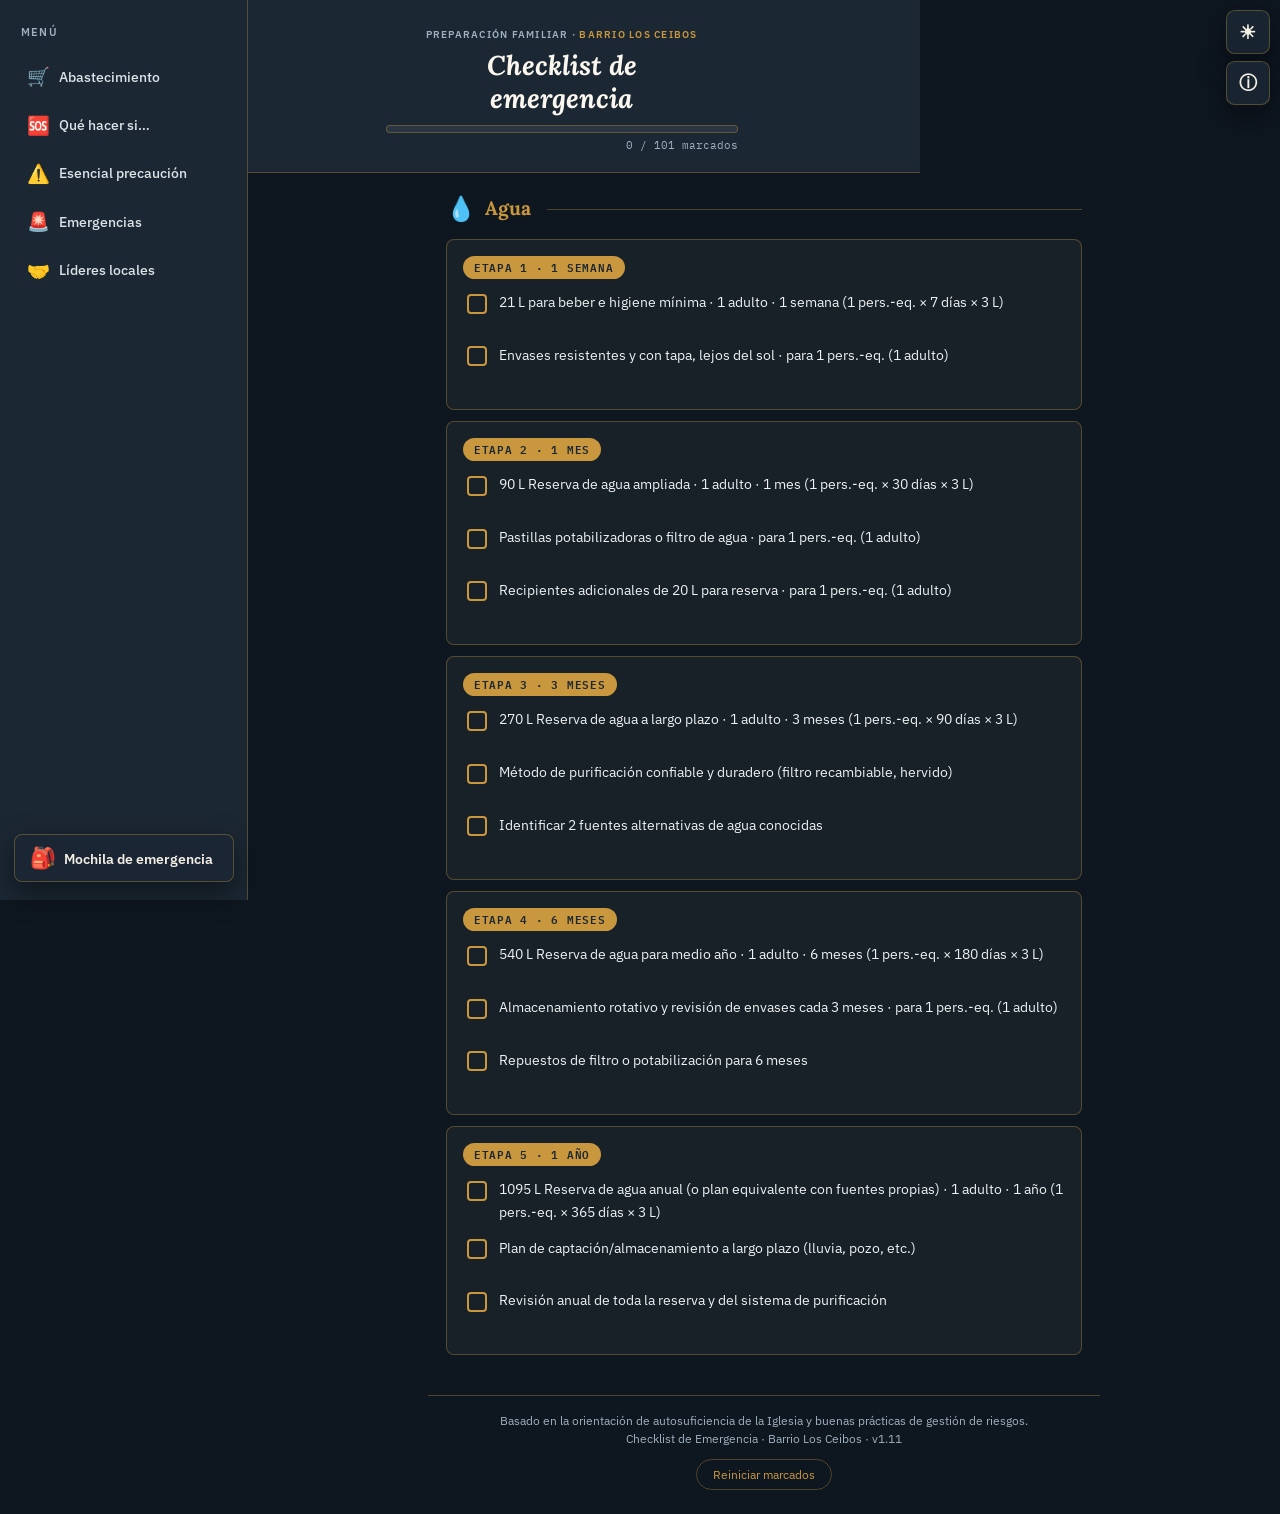
<file: index.html>
<!DOCTYPE html>
<html lang="es">
<head>
<meta charset="UTF-8">
<meta name="viewport" content="width=device-width, initial-scale=1, viewport-fit=cover">
<title>Checklist de emergencia — Barrio Los Ceibos</title>
<meta name="description" content="Checklist de preparación para emergencias del Barrio Los Ceibos: etapas, botiquín, contactos, abastecimiento y qué hacer si…">
<meta http-equiv="Cache-Control" content="no-cache, no-store, must-revalidate">
<meta http-equiv="Pragma" content="no-cache">
<meta name="theme-color" content="#1B2733" id="metaThemeColor">

<meta property="og:type" content="website">
<meta property="og:locale" content="es_UY">
<meta property="og:title" content="Checklist de emergencia — Barrio Los Ceibos">
<meta property="og:description" content="Guía interactiva de preparación familiar: checklist por etapas, contactos útiles y qué hacer ante emergencias.">
<meta property="og:image" content="./icons/icon-512.png">
<meta name="twitter:card" content="summary">
<meta name="twitter:title" content="Checklist de emergencia — Barrio Los Ceibos">
<meta name="twitter:description" content="Guía interactiva de preparación familiar para emergencias.">
<meta name="twitter:image" content="./icons/icon-512.png">

<link rel="manifest" href="./manifest.json">
<link rel="icon" href="./icons/icon-192.png">
<link rel="apple-touch-icon" href="./icons/apple-touch-icon-180.png" sizes="180x180">
<meta name="apple-mobile-web-app-capable" content="yes">
<meta name="apple-mobile-web-app-status-bar-style" content="black-translucent">
<meta name="apple-mobile-web-app-title" content="Emergencia">

<script>
(function () {
  try {
    var t = localStorage.getItem("checklistTheme");
    document.documentElement.setAttribute("data-theme", t === "light" ? "light" : "dark");
  } catch (e) {
    document.documentElement.setAttribute("data-theme", "dark");
  }
})();
</script>

<link rel="preconnect" href="https://fonts.googleapis.com">
<link rel="preconnect" href="https://fonts.gstatic.com" crossorigin>
<link href="https://fonts.googleapis.com/css2?family=Lora:ital,wght@0,600;0,700;1,500&family=IBM+Plex+Sans:wght@400;500;600;700&family=IBM+Plex+Mono:wght@500;600&display=swap" rel="stylesheet">
<link rel="stylesheet" href="./styles.css?v=39">
</head>
<body>

<button type="button" class="menu-toggle" id="menuToggle" aria-controls="sideNav" aria-expanded="false" aria-label="Abrir menú de categorías">
  <span></span><span></span><span></span>
</button>

<button type="button" class="bag-quick-toggle" id="bagNavBtn" aria-controls="bagDrawer" aria-expanded="false" aria-label="Abrir mochila de emergencia">
  <span class="emoji" aria-hidden="true">🎒</span>
  <span class="bag-quick-label">Mochila de emergencia</span>
</button>

<div class="top-actions">
  <button type="button" class="theme-toggle" id="themeToggle" aria-label="Cambiar a modo claro">
    <span class="theme-icon theme-icon-sun" aria-hidden="true">☀</span>
    <span class="theme-icon theme-icon-moon" aria-hidden="true">☾</span>
  </button>
  <button type="button" class="info-toggle" id="infoToggle" aria-controls="infoPanel" aria-expanded="false" aria-label="Abrir info y ajustes">ⓘ</button>
</div>

<div class="nav-overlay" id="navOverlay" hidden></div>

<div class="side-nav-wrap" id="sideNavWrap">
  <nav class="side-nav" id="sideNav" aria-label="Menú principal">
    <p class="nav-label">Menú</p>
    <ul id="sideNavList"></ul>
  </nav>
</div>

<aside class="info-panel" id="infoPanel" hidden role="dialog" aria-labelledby="infoPanelTitle">
  <div class="info-panel-head">
    <h2 id="infoPanelTitle">Info y ajustes</h2>
    <button type="button" class="info-close" id="infoClose" aria-label="Cerrar">×</button>
  </div>
  <p id="infoIntro"></p>
  <div class="principle">
    <b id="infoPrincipleTitle"></b>
    <p id="infoPrinciple"></p>
  </div>
  <p class="info-hint" id="infoHouseholdHint"></p>
  <div class="font-controls-inline" role="group" aria-label="Ajustar tamaño de letra">
    <span class="font-label">Tamaño de letra</span>
    <button type="button" id="fontMinus" aria-label="Reducir tamaño de letra">−</button>
    <span class="pct" id="fontPct">100%</span>
    <button type="button" id="fontPlus" aria-label="Aumentar tamaño de letra">+</button>
  </div>
</aside>

<div class="app-content">
  <header class="hero">
    <div class="eyebrow" id="appEyebrow">Preparación familiar · <span class="tag">Barrio Los Ceibos</span></div>
    <h1 id="appTitle">Checklist de emergencia</h1>
    <div class="progress-wrap">
      <div class="progress-track"><div class="progress-fill" id="progressFill"></div></div>
      <div class="progress-label" id="progressLabel">0 / 0 marcados</div>
    </div>
  </header>

  <div class="install-banner" id="installBanner">
    Podés instalar esta guía en tu celular para usarla sin conexión.
    <button id="installBtn">Instalar</button>
  </div>

  <main id="checklist"></main>

  <footer>
    Basado en la orientación de autosuficiencia de la Iglesia y buenas prácticas de gestión de riesgos.
    <br>Checklist de Emergencia · Barrio Los Ceibos · v1.11
    <div><button class="reset" id="resetBtn">Reiniciar marcados</button></div>
  </footer>
</div>

<button type="button" class="bag-toggle" id="bagToggle" aria-controls="bagDrawer" aria-expanded="false" aria-label="Cerrar mochila de emergencia">
  <span class="bag-icon" aria-hidden="true">🎒</span>
</button>

<div class="bag-overlay" id="bagOverlay" hidden></div>

<aside class="bag-drawer" id="bagDrawer" role="dialog" aria-labelledby="bagDrawerTitle" aria-modal="false" hidden>
  <div class="bag-drawer-head">
    <h2 id="bagDrawerTitle">Mochila de emergencia</h2>
    <button type="button" class="bag-close" id="bagClose" aria-label="Cerrar mochila">×</button>
  </div>
  <p class="bag-intro">Categorías esenciales para tu preparación familiar</p>
  <nav aria-label="Categorías de la mochila de emergencia">
    <ul class="bag-nav-list" id="bagNavList" role="list"></ul>
  </nav>
</aside>

<div class="household-dock" id="householdDock">
  <div class="household-bar" id="householdBar" role="group" aria-label="Tamaño del hogar">
    <div class="household-row">
      <div class="stepper">
        <span class="stepper-label">Adultos</span>
        <div class="stepper-controls">
          <button type="button" id="adultMinus" aria-label="Menos adultos">−</button>
          <span class="stepper-value" id="adultCount">1</span>
          <button type="button" id="adultPlus" aria-label="Más adultos">+</button>
        </div>
      </div>
      <div class="stepper">
        <span class="stepper-label">Menores</span>
        <div class="stepper-controls">
          <button type="button" id="minorMinus" aria-label="Menos menores">−</button>
          <span class="stepper-value" id="minorCount">0</span>
          <button type="button" id="minorPlus" aria-label="Más menores">+</button>
        </div>
      </div>
    </div>
  </div>
  <button type="button" class="household-toggle" id="householdToggle" aria-controls="householdBar" aria-expanded="true" aria-label="Ocultar ajustes del hogar">
    <span class="household-toggle-icon" aria-hidden="true">👨‍👩‍👧‍👦</span>
  </button>
</div>

<script src="./data/ui.js?v=39"></script>
<script src="./data/checklist.js?v=39"></script>
<script src="./app.js?v=39"></script>

</body>
</html>
</file>
<file: styles.css>
/* Tema oscuro (default) */
:root,
html[data-theme="dark"]{
  --navy:#1B2733;
  --navy-deep:#0E1620;
  --gold:#C9973D;
  --paper:#F4EFE4;
  --muted:#9FB0BE;
  --line: rgba(201,151,61,0.35);
  --ok:#5C8A6B;
  --nav-width: 15.5rem;
  --bar-h: 4.75rem;
  --bar-h-collapsed: 4rem;
  --bg: var(--navy-deep);
  --surface: var(--navy);
  --text: var(--paper);
  --text-heading: #FBF7EE;
  --text-soft: #DCE3E8;
  --text-item: #EDF1F3;
  --text-done: #8B99A4;
  --chip-fg: var(--navy);
  --overlay: rgba(0,0,0,0.55);
  --btn-bg: rgba(27,39,51,0.92);
  --bar-bg: rgba(27,39,51,0.94);
  --tier-bg: rgba(244,239,228,0.045);
  --track-bg: rgba(244,239,228,0.08);
  --install-bg: rgba(201,151,61,0.12);
  --install-fg: #EDE6D6;
  --theme-meta: #1B2733;
  --shadow: 0 10px 30px rgba(0,0,0,0.45);
}

/* Tema claro */
html[data-theme="light"]{
  --navy:#2A3A4A;
  --navy-deep:#F3EEE4;
  --gold:#A67B2E;
  --paper:#1B2733;
  --muted:#5A6B78;
  --line: rgba(166,123,46,0.4);
  --bg: #F3EEE4;
  --surface: #FFFbf5;
  --text: #1B2733;
  --text-heading: #142029;
  --text-soft: #334555;
  --text-item: #1B2733;
  --text-done: #7A8792;
  --chip-fg: #FFFbf5;
  --overlay: rgba(20,32,41,0.4);
  --btn-bg: rgba(255,251,245,0.94);
  --bar-bg: rgba(255,251,245,0.96);
  --tier-bg: rgba(27,39,51,0.04);
  --track-bg: rgba(27,39,51,0.08);
  --install-bg: rgba(166,123,46,0.14);
  --install-fg: #2A3A4A;
  --theme-meta: #F3EEE4;
  --shadow: 0 10px 28px rgba(20,32,41,0.12);
}

*{box-sizing:border-box;}
html{ font-size:100%; scroll-behavior:smooth; scroll-padding-top: 4.5rem; color-scheme: dark; }
html[data-theme="light"]{ color-scheme: light; }
body{
  margin:0; background:var(--bg); color:var(--text);
  font-family:'IBM Plex Sans', sans-serif; font-size:1rem; line-height:1.55;
  padding-bottom: calc(1.5rem + env(safe-area-inset-bottom, 0px));
  transition: background 0.2s ease, color 0.2s ease, padding-bottom 0.25s ease;
}
body.bag-open{
  padding-bottom: calc(var(--bar-h) + 1.5rem + env(safe-area-inset-bottom, 0px));
}
body.bag-open.household-collapsed{
  padding-bottom: calc(var(--bar-h-collapsed) + 1.25rem + env(safe-area-inset-bottom, 0px));
}
body.nav-open,
body.info-open,
body.bag-open{ overflow:hidden; }
a{ color:var(--gold); }

/* ---- Top toggles ---- */
.menu-toggle{
  position:fixed; top:calc(0.65rem + env(safe-area-inset-top, 0px)); left:0.65rem;
  z-index:60; width:2.75rem; height:2.75rem; min-width:44px; min-height:44px;
  border-radius:0.55rem; border:1px solid var(--line); cursor:pointer;
  background:var(--btn-bg); backdrop-filter:blur(6px); color:var(--text);
  box-shadow:var(--shadow);
  display:flex; flex-direction:column; align-items:center; justify-content:center; gap:0.28rem;
}
.menu-toggle span{
  display:block; width:1.15rem; height:2px; background:var(--text); border-radius:1px;
  transition: transform 0.2s ease, opacity 0.2s ease;
}
body.nav-open .menu-toggle span:nth-child(1){ transform:translateY(0.35rem) rotate(45deg); }
body.nav-open .menu-toggle span:nth-child(2){ opacity:0; }
body.nav-open .menu-toggle span:nth-child(3){ transform:translateY(-0.35rem) rotate(-45deg); }

/* Botón de acceso directo a la mochila: en pantalla principal, debajo del menú hamburguesa */
.bag-quick-toggle{
  position:fixed; top:calc(0.65rem + 2.75rem + 0.55rem + env(safe-area-inset-top, 0px)); left:0.65rem;
  z-index:60; width:2.75rem; height:2.75rem; min-width:44px; min-height:44px;
  border-radius:0.55rem; border:1px solid var(--line); cursor:pointer;
  background:var(--btn-bg); backdrop-filter:blur(6px); color:var(--text);
  box-shadow:var(--shadow); transition:background 0.2s ease, transform 0.2s ease;
  display:flex; align-items:center; justify-content:center; gap:0.5rem;
  font-family:inherit; font-size:0.9rem; font-weight:600; padding:0;
}
.bag-quick-toggle .emoji{ font-size:1.3rem; line-height:1; }
.bag-quick-toggle .bag-quick-label{ display:none; }
.bag-quick-toggle:hover{ transform:scale(1.05); }
body.bag-open .bag-quick-toggle{ background:rgba(201,151,61,0.25); border-color:var(--gold); }

/*
 * Menú principal o mochila abiertos: hamburguesa + acceso mochila quedan tapados.
 * Familia: oculta por defecto y con menú principal; solo visible con drawer mochila.
 */
body.nav-open .menu-toggle,
body.nav-open .bag-quick-toggle,
body.bag-open .menu-toggle,
body.bag-open .bag-quick-toggle{
  visibility:hidden; pointer-events:none;
}

.top-actions{
  position:fixed; top:calc(0.65rem + env(safe-area-inset-top, 0px)); right:0.65rem;
  z-index:60; display:flex; flex-direction:column; align-items:center; gap:0.4rem;
}
.theme-toggle,
.info-toggle{
  width:2.75rem; height:2.75rem; min-width:44px; min-height:44px;
  border-radius:0.55rem; border:1px solid var(--line); cursor:pointer;
  background:var(--btn-bg); backdrop-filter:blur(6px); color:var(--text);
  box-shadow:var(--shadow);
  display:flex; align-items:center; justify-content:center;
  font-size:1.15rem; font-weight:700; padding:0;
}
.info-toggle{ font-size:1.1rem; }
body.info-open .info-toggle{ background:rgba(201,151,61,0.25); }

.theme-toggle{ position:relative; }
.theme-icon{ line-height:1; font-size:1.2rem; }
html[data-theme="dark"] .theme-icon-moon{ display:none; }
html[data-theme="dark"] .theme-icon-sun{ display:inline; }
html[data-theme="light"] .theme-icon-sun{ display:none; }
html[data-theme="light"] .theme-icon-moon{ display:inline; }

.nav-overlay{
  display:none; position:fixed; inset:0; z-index:55;
  background:var(--overlay);
}
body.nav-open .nav-overlay,
body.info-open .nav-overlay{ display:block; }

/* ---- Side nav ---- */
.side-nav-wrap{
  position:fixed; top:0; left:0; bottom:0; width:min(var(--nav-width), 86vw);
  z-index:58; display:flex; flex-direction:column;
  transform:translateX(-105%); transition:transform 0.25s ease;
}
body.nav-open .side-nav-wrap{ transform:translateX(0); }

.side-nav{
  flex:1 1 auto; min-height:0;
  background:var(--surface); border-right:1px solid var(--line);
  padding: calc(4.5rem + env(safe-area-inset-top, 0px)) 0.9rem 1rem;
  overflow-y:auto; -webkit-overflow-scrolling:touch;
  transition: background 0.2s ease;
}
.side-nav .nav-label{
  font-size:0.68rem; letter-spacing:0.12em; text-transform:uppercase;
  color:var(--muted); font-weight:600; margin:0 0.4rem 0.7rem;
}
.side-nav ul{ list-style:none; margin:0; padding:0; }
.side-nav button[role="tab"]{
  display:flex; align-items:center; gap:0.55rem; width:100%;
  padding:0.7rem 0.75rem; min-height:44px; border-radius:0.45rem;
  border:1px solid transparent; background:transparent; cursor:pointer; text-align:left;
  color:var(--text-soft); font-family:inherit; font-size:0.9rem; font-weight:500;
}
.side-nav button[role="tab"]:hover{ background:var(--tier-bg); color:var(--text); }
.side-nav button[role="tab"].is-active,
.side-nav button[role="tab"][aria-selected="true"]{
  background:rgba(201,151,61,0.18); color:var(--text);
  border-color: var(--line);
}
.side-nav button[role="tab"] .emoji{ font-size:1.15rem; flex:0 0 auto; }

/* ---- Info panel ---- */
.info-panel{
  position:fixed; top:0; right:0; bottom:0; width:min(20rem, 92vw);
  z-index:58; background:var(--surface); border-left:1px solid var(--line);
  padding: calc(1.1rem + env(safe-area-inset-top, 0px)) 1.1rem 1.5rem;
  transform:translateX(105%); transition:transform 0.25s ease, background 0.2s ease;
  overflow-y:auto; -webkit-overflow-scrolling:touch;
}
body.info-open .info-panel{ transform:translateX(0); }
.info-panel[hidden]{ display:block !important; visibility:hidden; pointer-events:none; }
body.info-open .info-panel[hidden]{ visibility:visible; pointer-events:auto; }
.info-panel-head{
  display:flex; align-items:center; justify-content:space-between; gap:0.5rem; margin-bottom:0.9rem;
}
.info-panel-head h2{
  margin:0; font-family:'Lora',serif; font-size:1.15rem; color:var(--gold);
}
.info-close{
  width:2.5rem; height:2.5rem; border:1px solid var(--line); border-radius:0.45rem;
  background:transparent; color:var(--text); font-size:1.4rem; cursor:pointer; line-height:1;
}
.info-panel > p{ font-size:0.88rem; color:var(--text-soft); margin:0 0 0.9rem; }
.info-hint{ font-size:0.78rem !important; color:var(--muted) !important; }
.info-panel .principle{
  max-width:none; margin:0 0 1rem; text-align:left; font-size:0.82rem; line-height:1.55;
  border:1px dashed var(--line); border-radius:0.6rem; padding:0.8rem 0.9rem; color:var(--text-soft);
}
.info-panel .principle b{ color:var(--gold); display:block; margin-bottom:0.35rem; }
.info-panel .principle p{ margin:0; }

/* ---- Bag drawer (mochila de emergencia) ---- */
.bag-toggle{
  position:fixed; bottom:calc(5.5rem + env(safe-area-inset-bottom, 0px)); right:1rem;
  z-index:58; width:3.5rem; height:3.5rem; min-width:48px; min-height:48px;
  border-radius:50%; border:1px solid var(--line); cursor:pointer;
  background:var(--btn-bg); backdrop-filter:blur(6px); color:var(--text);
  box-shadow:var(--shadow); transition:transform 0.2s ease, background 0.2s ease, opacity 0.2s ease;
  display:none; align-items:center; justify-content:center;
}
.bag-toggle:hover{ transform:scale(1.05); }
.bag-toggle .bag-icon{ font-size:1.4rem; }
body.bag-open .bag-toggle{
  display:flex; transform:scale(0.9);
}
body.nav-open .bag-toggle,
body.info-open .bag-toggle{
  display:none !important;
}
body.household-collapsed .bag-toggle{
  bottom:calc(4.75rem + env(safe-area-inset-bottom, 0px));
}

.bag-overlay{
  position:fixed; top:0; left:0; right:0; bottom:0; z-index:56;
  background:var(--overlay); opacity:0; pointer-events:none;
  transition:opacity 0.25s ease;
}
body.bag-open .bag-overlay{ opacity:1; pointer-events:auto; }
.bag-overlay[hidden]{ display:block !important; visibility:hidden; }
body.bag-open .bag-overlay[hidden]{ visibility:visible; }

.bag-drawer{
  position:fixed; top:0; left:0; bottom:0; width:min(18rem, 90vw);
  z-index:57; background:var(--surface); border-right:1px solid var(--line);
  padding: calc(1.1rem + env(safe-area-inset-top, 0px)) 1.1rem 1.5rem;
  transform:translateX(-105%); transition:transform 0.25s ease, background 0.2s ease;
  overflow-y:auto; -webkit-overflow-scrolling:touch;
}
body.bag-open .bag-drawer{ transform:translateX(0); }
.bag-drawer[hidden]{ display:block !important; visibility:hidden; pointer-events:none; }
body.bag-open .bag-drawer[hidden]{ visibility:visible; pointer-events:auto; }

.bag-drawer-head{
  display:flex; align-items:center; justify-content:space-between; gap:0.5rem; margin-bottom:0.9rem;
}
.bag-drawer-head h2{
  margin:0; font-family:'Lora',serif; font-size:1.15rem; color:var(--gold);
}
.bag-close{
  width:2.5rem; height:2.5rem; border:1px solid var(--line); border-radius:0.45rem;
  background:transparent; color:var(--text); font-size:1.4rem; cursor:pointer; line-height:1;
}
.bag-intro{
  font-size:0.88rem; color:var(--text-soft); margin:0 0 1.2rem;
}

.bag-nav-list{
  list-style:none; margin:0; padding:0;
}
.bag-nav-list button{
  display:flex; align-items:center; gap:0.6rem; width:100%;
  padding:0.8rem 0.8rem; min-height:48px; border-radius:0.5rem;
  border:1px solid transparent; background:transparent; cursor:pointer; text-align:left;
  color:var(--text-soft); font-family:inherit; font-size:0.9rem; font-weight:500;
  margin-bottom:0.3rem; transition:all 0.2s ease;
}
.bag-nav-list button:hover{ background:var(--tier-bg); color:var(--text); }
.bag-nav-list button.is-active{
  background:rgba(201,151,61,0.18); color:var(--text);
  border-color: var(--line);
}
.bag-nav-list button .emoji{ font-size:1.2rem; flex:0 0 auto; }
.bag-nav-list button .bag-category-info{
  flex:1; display:flex; flex-direction:column; gap:0.15rem;
}
.bag-nav-list button .bag-category-title{ font-weight:600; }
.bag-nav-list button .bag-category-progress{
  font-size:0.75rem; color:var(--muted); font-weight:400;
}

.font-controls-inline{
  display:flex; align-items:center; gap:0.25rem; flex-wrap:wrap;
  border-top:1px solid var(--line); padding-top:0.9rem; margin-top:0.4rem;
}
.font-controls-inline .font-label{
  width:100%; font-size:0.72rem; letter-spacing:0.08em; text-transform:uppercase;
  color:var(--muted); font-weight:600; margin-bottom:0.3rem;
}
.font-controls-inline button{
  width:2.75rem; height:2.75rem; min-width:44px; min-height:44px;
  border-radius:50%; border:1px solid var(--line); cursor:pointer;
  background:transparent; color:var(--text); font-family:inherit;
  font-weight:700; font-size:1.1rem;
}
.font-controls-inline .pct{
  font-family:'IBM Plex Mono',monospace; font-size:0.75rem; color:var(--muted);
  min-width:2.8rem; text-align:center;
}

/* ---- Hero compacto ---- */
header.hero{
  background:var(--surface);
  padding: 4.6rem 1.1rem 1rem;
  padding-left: 3.6rem;
  padding-right: 3.6rem;
  text-align:center;
  border-bottom:1px solid var(--line);
  transition: background 0.2s ease;
}
.eyebrow{
  font-size:0.65rem; letter-spacing:0.12em; text-transform:uppercase; color:var(--muted); font-weight:600;
}
.eyebrow .tag{ color:var(--gold); }
h1{
  font-family:'Lora',serif; font-style:italic; font-weight:700;
  font-size:clamp(1.25rem, 5vw, 1.7rem); line-height:1.2;
  margin:0.45rem auto 0.65rem; max-width:18rem; color:var(--text-heading);
}
.principle b{ color:var(--gold); }

.progress-wrap{ max-width:22rem; margin:0 auto; padding:0; }
.progress-track{
  background:var(--track-bg); border-radius:1rem; height:0.5rem; overflow:hidden;
  border:1px solid var(--line);
}
.progress-fill{
  background:var(--gold); height:100%; width:0%; transition:width 0.3s ease;
}
.progress-label{
  font-size:0.68rem; color:var(--muted); margin-top:0.3rem; text-align:right;
  font-family:'IBM Plex Mono',monospace;
}

main{ max-width:38rem; margin:0 auto; padding:1.1rem 1.1rem 0.5rem; }

.category{ margin-bottom:1rem; }
.tab-panel[hidden]{ display:none !important; }
.tab-panel:not([hidden]){ display:block; animation: tabIn 0.2s ease; }
@keyframes tabIn{
  from{ opacity:0; transform:translateY(0.35rem); }
  to{ opacity:1; transform:none; }
}
.cat-head{ display:flex; align-items:center; gap:0.6rem; margin-bottom:0.7rem; }
.cat-head .emoji{ font-size:1.5rem; }
.cat-head h2{ font-family:'Lora',serif; font-size:1.2rem; margin:0; color:var(--gold); font-weight:700; }
.cat-head::after{ content:""; flex:1; height:1px; background:var(--line); margin-left:0.4rem; }

.tier{
  background:var(--tier-bg); border:1px solid var(--line); border-radius:0.5rem;
  padding:0.9rem 1rem; margin-bottom:0.7rem;
}
.tier .tag{
  display:inline-block; font-family:'IBM Plex Mono',monospace; font-size:0.68rem; letter-spacing:0.07em;
  text-transform:uppercase; color:var(--chip-fg); background:var(--gold); border-radius:1rem;
  padding:0.2rem 0.7rem; margin-bottom:0.6rem; font-weight:600;
}
ul.items{ list-style:none; margin:0; padding:0; }
ul.items li{ margin-bottom:0.55rem; }
ul.items label{
  display:flex; align-items:flex-start; gap:0.6rem; font-size:0.9rem; color:var(--text-item); cursor:pointer;
  padding:0.15rem 0; min-height:44px;
}
ul.items input[type="checkbox"]{
  appearance:none; -webkit-appearance:none; flex:0 0 auto; width:1.25rem; height:1.25rem; margin-top:0.15rem;
  border:2px solid var(--gold); border-radius:0.25rem; background:transparent; cursor:pointer; position:relative;
}
ul.items input[type="checkbox"]:checked{ background:var(--gold); }
ul.items input[type="checkbox"]:checked::after{
  content:"✓"; position:absolute; left:50%; top:50%; transform:translate(-50%,-58%);
  color:var(--chip-fg); font-size:0.85rem; font-weight:700;
}
ul.items li.checked label span.txt{ color:var(--text-done); text-decoration:line-through; }

.contacts-intro{
  color:var(--muted); font-size:0.9rem; margin:0 0 0.9rem; line-height:1.45;
}
.contacts-list{ list-style:none; margin:0; padding:0; display:flex; flex-direction:column; gap:0.55rem; }
.contact-row{
  display:flex; align-items:center; justify-content:space-between; gap:0.75rem;
  background:var(--tier-bg); border:1px solid var(--line); border-radius:0.65rem;
  padding:0.75rem 0.85rem;
}
.contact-row.is-placeholder{ opacity:0.72; }
.contact-text{ display:flex; flex-direction:column; gap:0.15rem; min-width:0; }
.contact-text strong{ color:var(--text); font-size:0.95rem; }
.contact-number{
  font-family:'IBM Plex Mono',monospace; font-size:0.85rem; color:var(--gold); font-weight:600;
}
.contact-note{ font-size:0.75rem; color:var(--muted); }
.contact-action{
  flex:0 0 auto; display:inline-flex; align-items:center; justify-content:center;
  min-height:2.5rem; padding:0.4rem 0.85rem; border-radius:0.5rem;
  background:var(--gold); color:var(--chip-fg); font-weight:600; font-size:0.8rem;
  text-decoration:none; border:none;
}
.contact-action.is-disabled{
  background:var(--track-bg); color:var(--muted); pointer-events:none;
}
.wa-icon{
  flex:0 0 auto; width:2.6rem; height:2.6rem; min-width:44px; min-height:44px;
  border-radius:50%; background:#25D366; color:#fff;
  display:inline-flex; align-items:center; justify-content:center;
  text-decoration:none; box-shadow:0 1px 4px rgba(0,0,0,0.25);
}
.wa-icon:active{ filter:brightness(0.92); }
.wa-icon.is-disabled{ background:var(--track-bg); color:var(--muted); box-shadow:none; }
.wa-icon-mark{
  font-family:'IBM Plex Sans',sans-serif; font-weight:800; font-size:1.15rem;
  line-height:1; letter-spacing:-0.02em;
}
.place-row{ padding:0; overflow:hidden; }
.place-link{
  display:flex; align-items:center; justify-content:space-between; gap:0.75rem;
  width:100%; padding:0.75rem 0.85rem; text-decoration:none; color:inherit;
}
.place-link:active{ background:var(--tier-bg); }
.place-link strong{ color:var(--gold); }

.guides-list{ display:flex; flex-direction:column; gap:0.55rem; }
.guide-card{
  background:var(--tier-bg); border:1px solid var(--line); border-radius:0.65rem;
  padding:0.15rem 0.85rem 0.55rem;
}
.guide-card summary{
  cursor:pointer; list-style:none; font-weight:600; color:var(--gold);
  padding:0.7rem 0; font-size:0.95rem; line-height:1.35;
  display:flex; align-items:center; justify-content:space-between; gap:0.5rem;
  min-height:44px;
}
.guide-card summary::-webkit-details-marker{ display:none; }
.guide-card summary::after{
  content:"+"; flex:0 0 auto; color:var(--muted); font-size:1.2rem; font-weight:700;
}
.guide-card[open] summary::after{ content:"−"; }
.guide-steps{
  margin:0 0 0.55rem 1.1rem; padding:0; color:var(--text-soft);
  font-size:0.88rem; line-height:1.45;
}
.guide-steps li{ margin-bottom:0.45rem; }

footer{
  max-width:38rem; margin:1rem auto 0; padding:1rem 1.1rem 0; text-align:center;
  font-size:0.72rem; color:var(--muted); border-top:1px solid var(--line);
}
footer .reset{
  display:inline-block; margin-top:0.7rem; font-size:0.78rem; color:var(--gold);
  background:none; border:1px solid var(--line); border-radius:1.2rem; padding:0.4rem 1rem; cursor:pointer;
  font-family:'IBM Plex Sans',sans-serif;
}

.household-dock{
  position:fixed;
  left: 0.65rem;
  right: 0.65rem;
  bottom:calc(0.65rem + env(safe-area-inset-bottom, 0px));
  z-index:50;
  display:flex;
  flex-direction: row;
  align-items: flex-end;
  justify-content: flex-end;
  gap: 0.55rem;
  width: auto;
  max-width: none;
  visibility:hidden;
  pointer-events:none;
}
body.bag-open .household-dock{
  visibility:visible;
  pointer-events:auto;
  z-index:59;
}
body.nav-open .household-dock{
  visibility:hidden;
  pointer-events:none;
}
body:not(.household-collapsed) .household-dock{
  justify-content: space-between;
}
.household-toggle{
  width:2.75rem; height:2.75rem; min-width:44px; min-height:44px;
  border-radius:0.55rem; border:1px solid var(--line); cursor:pointer;
  background:var(--bar-bg); backdrop-filter:blur(6px); color:var(--text);
  box-shadow:var(--shadow);
  display:flex; align-items:center; justify-content:center;
  padding:0; flex-shrink:0;
}
.household-toggle-icon{ font-size:1.15rem; line-height:1; }
body.household-collapsed .household-toggle{
  background:rgba(201,151,61,0.22);
}
.household-bar{
  display:flex; flex-direction:column; align-items:stretch; gap:0.4rem;
  flex: 1;
  width: auto;
  max-width: 22rem;
  background:var(--bar-bg); backdrop-filter:blur(6px);
  border:1px solid var(--line); border-radius:1rem; padding:0.5rem 0.55rem 0.55rem;
  box-shadow:var(--shadow);
  transform-origin: bottom right;
  transition: opacity 0.2s ease, transform 0.2s ease, max-height 0.25s ease, flex 0.2s ease;
  max-height: 12rem; overflow:hidden;
}
body.household-collapsed .household-bar{
  opacity:0; transform:scale(0.96) translateY(0.4rem);
  max-height:0; padding-top:0; padding-bottom:0; margin:0;
  border-width:0; pointer-events:none;
  flex: 0;
  width: 0;
  min-width: 0;
  overflow: hidden;
}
.household-row{
  display:flex; align-items:stretch; gap:0.55rem;
}
.stepper{
  flex:1; display:flex; flex-direction:column; align-items:center; gap:0.15rem;
}
.stepper-label{
  font-size:0.62rem; letter-spacing:0.08em; text-transform:uppercase;
  color:var(--muted); font-weight:600;
}
.stepper-controls{ display:flex; align-items:center; gap:0.15rem; }
.stepper-controls button{
  width:2.75rem; height:2.75rem; min-width:44px; min-height:44px;
  border-radius:50%; border:none; cursor:pointer;
  background:transparent; color:var(--text); font-family:inherit;
  font-weight:700; font-size:1.15rem;
}
.stepper-controls button:disabled{ opacity:0.35; cursor:default; }
.stepper-controls button:active:not(:disabled){ background:rgba(201,151,61,0.25); }
.stepper-value{
  font-family:'IBM Plex Mono',monospace; font-size:0.95rem; font-weight:600;
  min-width:1.6rem; text-align:center; color:var(--text);
}

.install-banner{
  display:none; max-width:38rem; margin:0.6rem auto 0; padding:0.7rem 1rem;
  background:var(--install-bg); border:1px solid var(--line); border-radius:0.5rem;
  font-size:0.82rem; color:var(--install-fg); text-align:center;
}
.install-banner button{
  margin-left:0.5rem; background:var(--gold); color:var(--chip-fg); border:none; border-radius:1rem;
  padding:0.35rem 0.9rem; font-weight:700; cursor:pointer; font-family:inherit; font-size:0.8rem;
}

@media (min-width: 900px){
  .menu-toggle{ display:none !important; }
  body.nav-open{ overflow:auto; }
  body:not(.info-open) .nav-overlay{ display:none !important; }
  body.info-open .nav-overlay{ display:block !important; }
  .side-nav-wrap{
    transform:none;
    position:fixed; z-index:10;
  }
  .side-nav{ padding-top:1.5rem; }
  .app-content{ margin-left: var(--nav-width); }

  /* Sin hamburguesa en desktop: el acceso a la mochila queda anclado al pie del menú */
  .bag-quick-toggle{
    top:auto; left:0.9rem; bottom:1.1rem;
    width:calc(var(--nav-width) - 1.8rem); height:auto; min-height:48px;
    z-index:11; justify-content:flex-start; padding:0.75rem 0.9rem; border-radius:0.5rem;
  }
  .bag-quick-toggle .bag-quick-label{ display:inline; }
  header.hero{
    padding: 1.6rem 4.2rem 1.1rem 1.4rem;
    max-width: 42rem;
  }
  .install-banner, main, footer{
    max-width: 42rem;
    margin-left: auto; margin-right: auto;
  }
  
  /* Bag drawer ajustes para desktop */
  .bag-toggle{
    bottom:calc(1.2rem + env(safe-area-inset-bottom, 0px)); right:1.2rem;
    width:3.2rem; height:3.2rem;
  }
  body.household-collapsed .bag-toggle{
    bottom:calc(1.2rem + env(safe-area-inset-bottom, 0px));
  }
  .bag-drawer{
    width:min(22rem, 35vw);
  }
}
</file>
